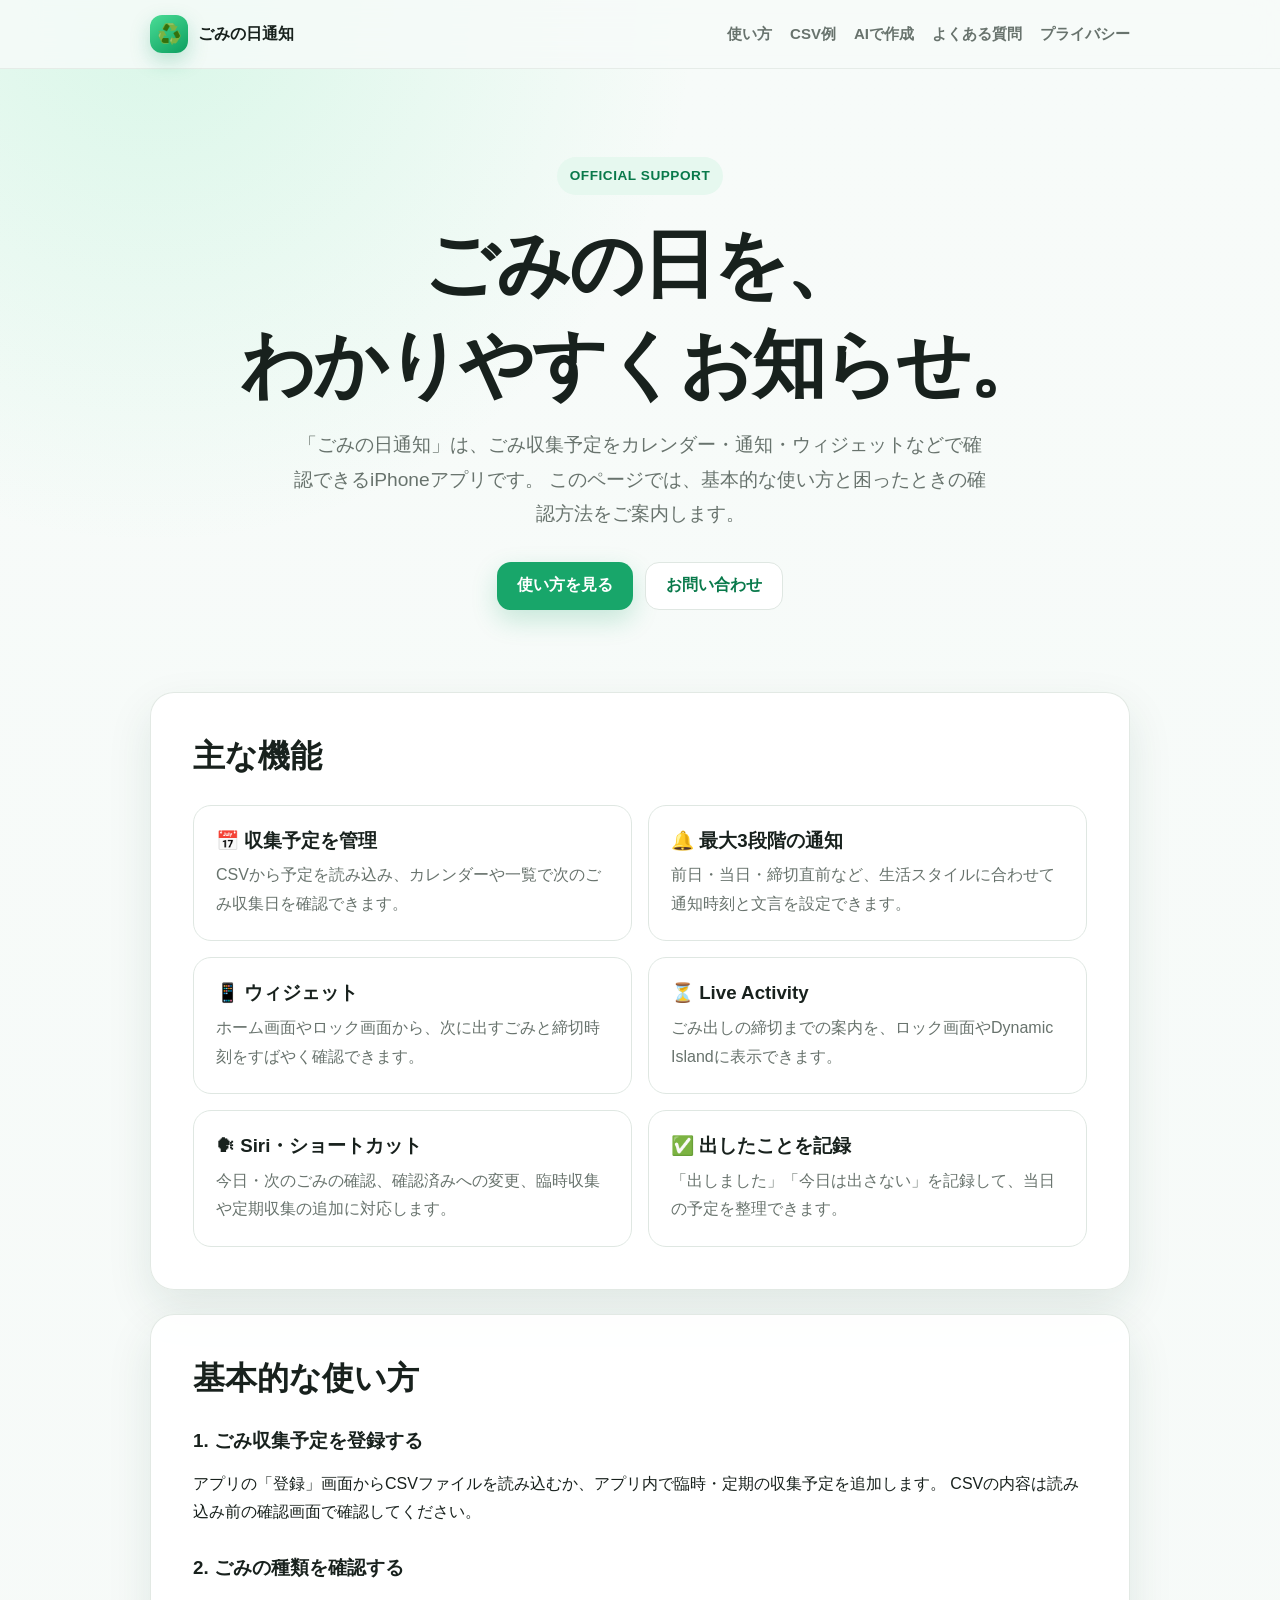
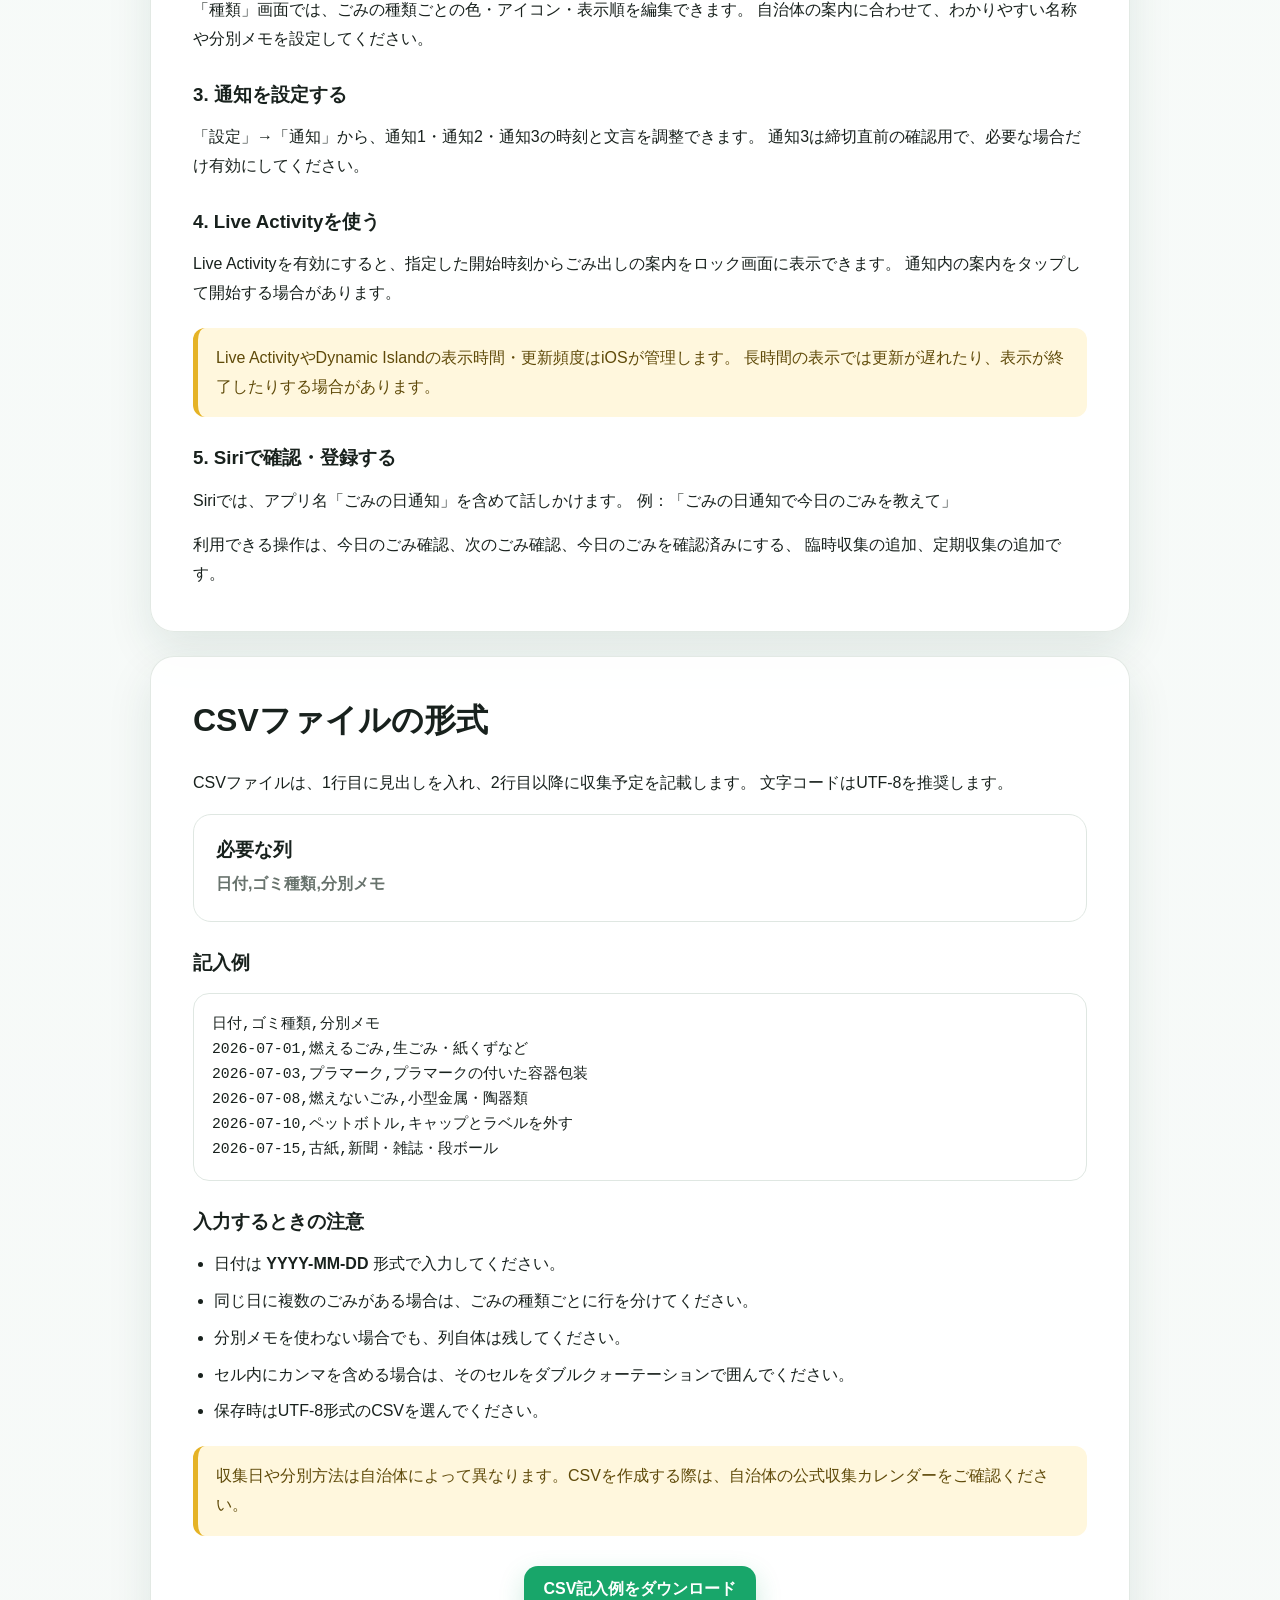
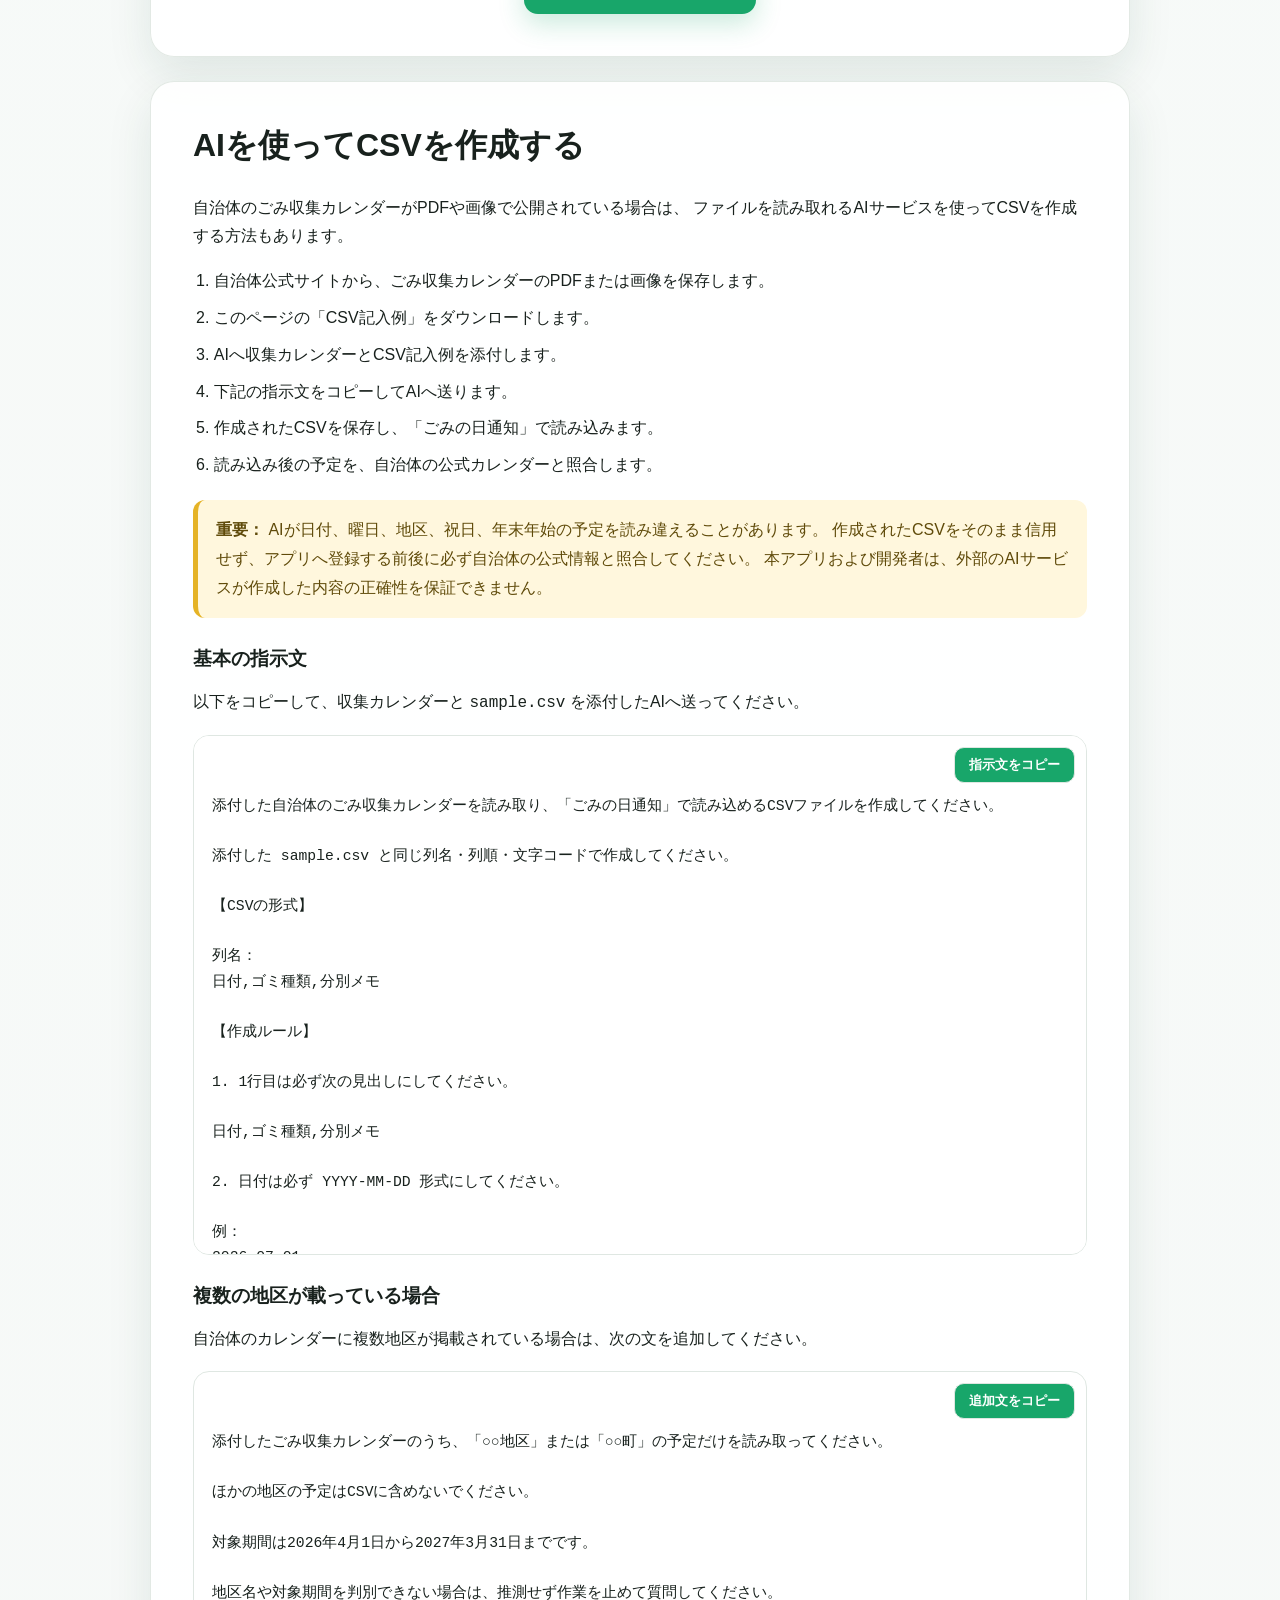
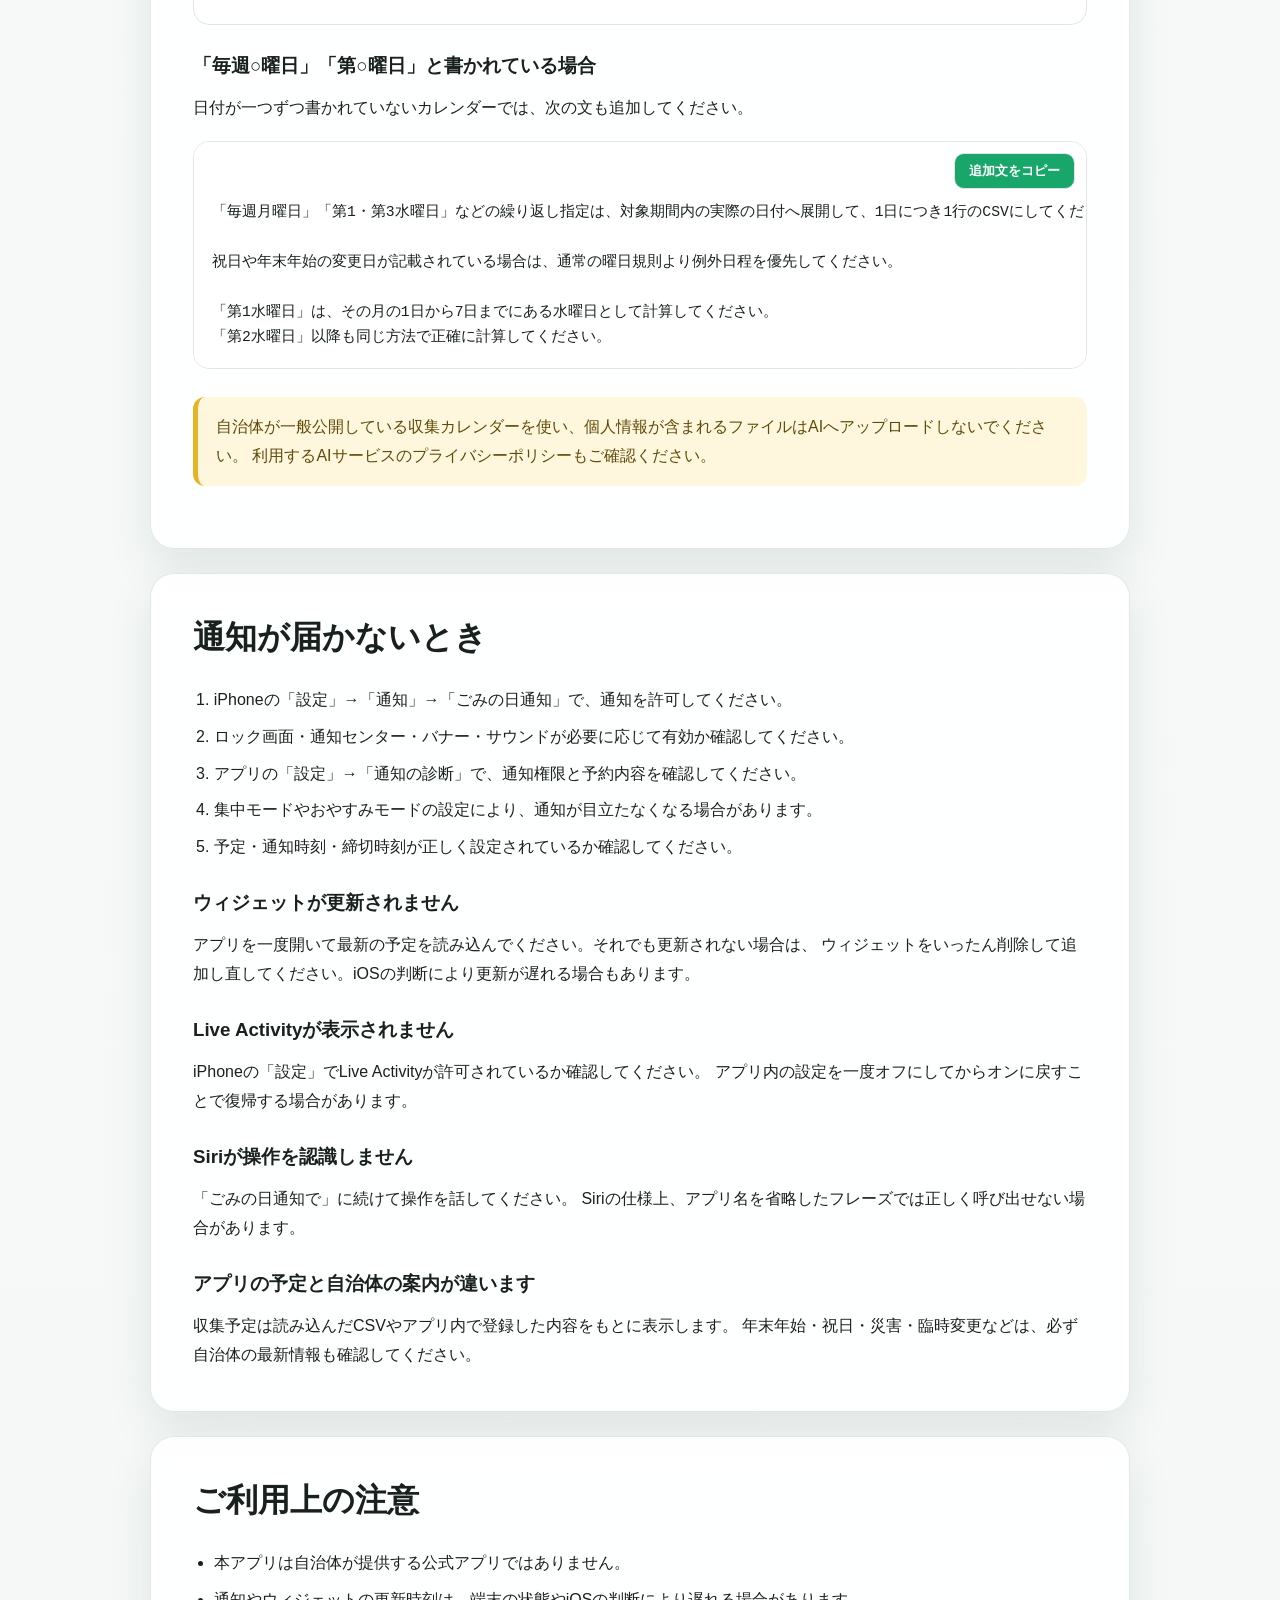
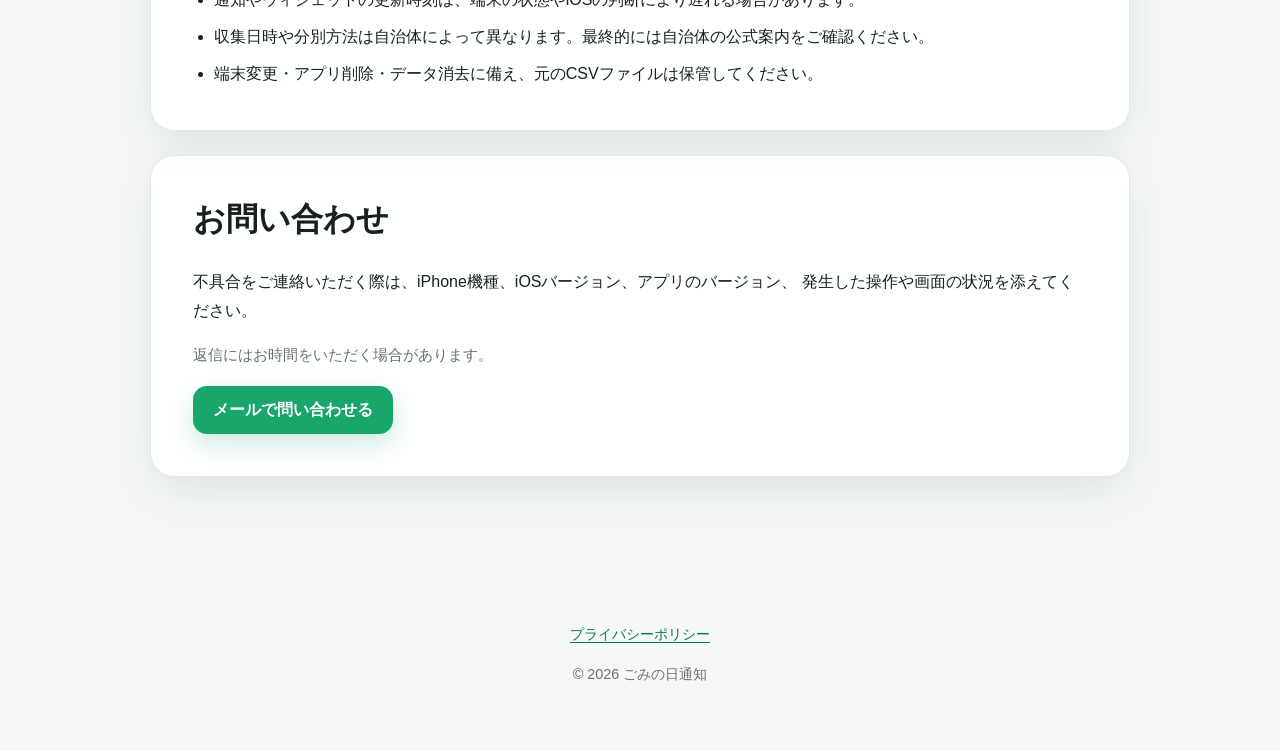
<file: index.html>
<!DOCTYPE html>
<html lang="ja">
<head>
  <meta charset="UTF-8">
  <meta name="viewport" content="width=device-width, initial-scale=1.0">
  <meta name="description" content="iPhoneアプリ「ごみの日通知」の公式サポートページです。使い方、通知、Live Activity、ウィジェット、Siri、トラブル解決方法をご案内します。">
  <meta name="theme-color" content="#18a66a">
  <title>ごみの日通知｜サポート</title>
  <link rel="stylesheet" href="style.css">
</head>
<body>
  <header class="site-header">
    <div class="container nav">
      <a class="brand" href="index.html" aria-label="ごみの日通知 サポート">
        <span class="brand-icon" aria-hidden="true">♻️</span>
        <span>ごみの日通知</span>
      </a>
      <nav class="nav-links" aria-label="ページ内メニュー">
        <a href="#help">使い方</a>
        <a href="#csv">CSV例</a>
        <a href="#ai-csv">AIで作成</a>
        <a href="#faq">よくある質問</a>
        <a href="privacy.html">プライバシー</a>
      </nav>
    </div>
  </header>

  <section class="hero container">
    <span class="eyebrow">OFFICIAL SUPPORT</span>
    <h1>ごみの日を、<br>わかりやすくお知らせ。</h1>
    <p>
      「ごみの日通知」は、ごみ収集予定をカレンダー・通知・ウィジェットなどで確認できるiPhoneアプリです。
      このページでは、基本的な使い方と困ったときの確認方法をご案内します。
    </p>
    <div class="hero-actions">
      <a class="button" href="#help">使い方を見る</a>
      <a class="button secondary" href="#contact">お問い合わせ</a>
    </div>
  </section>

  <main class="container">
    <section class="section fade-in" id="features">
      <h2>主な機能</h2>
      <div class="grid">
        <article class="card">
          <h3>📅 収集予定を管理</h3>
          <p>CSVから予定を読み込み、カレンダーや一覧で次のごみ収集日を確認できます。</p>
        </article>
        <article class="card">
          <h3>🔔 最大3段階の通知</h3>
          <p>前日・当日・締切直前など、生活スタイルに合わせて通知時刻と文言を設定できます。</p>
        </article>
        <article class="card">
          <h3>📱 ウィジェット</h3>
          <p>ホーム画面やロック画面から、次に出すごみと締切時刻をすばやく確認できます。</p>
        </article>
        <article class="card">
          <h3>⏳ Live Activity</h3>
          <p>ごみ出しの締切までの案内を、ロック画面やDynamic Islandに表示できます。</p>
        </article>
        <article class="card">
          <h3>🗣 Siri・ショートカット</h3>
          <p>今日・次のごみの確認、確認済みへの変更、臨時収集や定期収集の追加に対応します。</p>
        </article>
        <article class="card">
          <h3>✅ 出したことを記録</h3>
          <p>「出しました」「今日は出さない」を記録して、当日の予定を整理できます。</p>
        </article>
      </div>
    </section>

    <section class="section fade-in" id="help">
      <h2>基本的な使い方</h2>

      <h3>1. ごみ収集予定を登録する</h3>
      <p>
        アプリの「登録」画面からCSVファイルを読み込むか、アプリ内で臨時・定期の収集予定を追加します。
        CSVの内容は読み込み前の確認画面で確認してください。
      </p>

      <h3>2. ごみの種類を確認する</h3>
      <p>
        「種類」画面では、ごみの種類ごとの色・アイコン・表示順を編集できます。
        自治体の案内に合わせて、わかりやすい名称や分別メモを設定してください。
      </p>

      <h3>3. 通知を設定する</h3>
      <p>
        「設定」→「通知」から、通知1・通知2・通知3の時刻と文言を調整できます。
        通知3は締切直前の確認用で、必要な場合だけ有効にしてください。
      </p>

      <h3>4. Live Activityを使う</h3>
      <p>
        Live Activityを有効にすると、指定した開始時刻からごみ出しの案内をロック画面に表示できます。
        通知内の案内をタップして開始する場合があります。
      </p>

      <div class="note">
        Live ActivityやDynamic Islandの表示時間・更新頻度はiOSが管理します。
        長時間の表示では更新が遅れたり、表示が終了したりする場合があります。
      </div>

      <h3>5. Siriで確認・登録する</h3>
      <p>
        Siriでは、アプリ名「ごみの日通知」を含めて話しかけます。
        例：「ごみの日通知で今日のごみを教えて」
      </p>
      <p>
        利用できる操作は、今日のごみ確認、次のごみ確認、今日のごみを確認済みにする、
        臨時収集の追加、定期収集の追加です。
      </p>
    </section>


    <section class="section fade-in" id="csv">
      <h2>CSVファイルの形式</h2>
      <p>
        CSVファイルは、1行目に見出しを入れ、2行目以降に収集予定を記載します。
        文字コードはUTF-8を推奨します。
      </p>

      <div class="card">
        <h3>必要な列</h3>
        <p><strong>日付,ゴミ種類,分別メモ</strong></p>
      </div>

      <h3>記入例</h3>
      <pre class="code-block"><code>日付,ゴミ種類,分別メモ
2026-07-01,燃えるごみ,生ごみ・紙くずなど
2026-07-03,プラマーク,プラマークの付いた容器包装
2026-07-08,燃えないごみ,小型金属・陶器類
2026-07-10,ペットボトル,キャップとラベルを外す
2026-07-15,古紙,新聞・雑誌・段ボール</code></pre>

      <h3>入力するときの注意</h3>
      <ul class="check-list">
        <li>日付は <strong>YYYY-MM-DD</strong> 形式で入力してください。</li>
        <li>同じ日に複数のごみがある場合は、ごみの種類ごとに行を分けてください。</li>
        <li>分別メモを使わない場合でも、列自体は残してください。</li>
        <li>セル内にカンマを含める場合は、そのセルをダブルクォーテーションで囲んでください。</li>
        <li>保存時はUTF-8形式のCSVを選んでください。</li>
      </ul>

      <div class="note">
        収集日や分別方法は自治体によって異なります。CSVを作成する際は、自治体の公式収集カレンダーをご確認ください。
      </div>

      <div class="hero-actions">
        <a class="button" href="sample.csv" download>CSV記入例をダウンロード</a>
      </div>
    </section>


    <section class="section fade-in" id="ai-csv">
      <h2>AIを使ってCSVを作成する</h2>
      <p>
        自治体のごみ収集カレンダーがPDFや画像で公開されている場合は、
        ファイルを読み取れるAIサービスを使ってCSVを作成する方法もあります。
      </p>

      <ol class="check-list">
        <li>自治体公式サイトから、ごみ収集カレンダーのPDFまたは画像を保存します。</li>
        <li>このページの「CSV記入例」をダウンロードします。</li>
        <li>AIへ収集カレンダーとCSV記入例を添付します。</li>
        <li>下記の指示文をコピーしてAIへ送ります。</li>
        <li>作成されたCSVを保存し、「ごみの日通知」で読み込みます。</li>
        <li>読み込み後の予定を、自治体の公式カレンダーと照合します。</li>
      </ol>

      <div class="note">
        <strong>重要：</strong>
        AIが日付、曜日、地区、祝日、年末年始の予定を読み違えることがあります。
        作成されたCSVをそのまま信用せず、アプリへ登録する前後に必ず自治体の公式情報と照合してください。
        本アプリおよび開発者は、外部のAIサービスが作成した内容の正確性を保証できません。
      </div>

      <h3>基本の指示文</h3>
      <p>以下をコピーして、収集カレンダーと <code>sample.csv</code> を添付したAIへ送ってください。</p>

      <div class="prompt-box">
        <button class="copy-button" type="button" data-copy-target="ai-basic-prompt">指示文をコピー</button>
        <pre class="code-block" id="ai-basic-prompt"><code>添付した自治体のごみ収集カレンダーを読み取り、「ごみの日通知」で読み込めるCSVファイルを作成してください。

添付した sample.csv と同じ列名・列順・文字コードで作成してください。

【CSVの形式】

列名：
日付,ゴミ種類,分別メモ

【作成ルール】

1. 1行目は必ず次の見出しにしてください。

日付,ゴミ種類,分別メモ

2. 日付は必ず YYYY-MM-DD 形式にしてください。

例：
2026-07-01

3. 同じ日に複数のごみ種類がある場合は、ごみ種類ごとに別の行にしてください。

4. 自治体のカレンダーに記載されているごみ種類の名称を、できるだけそのまま使用してください。

5. 分別方法や注意事項が記載されている場合は「分別メモ」へ入力してください。

6. 分別メモがない場合は、空欄にしてください。推測で説明を追加しないでください。

7. 年末年始、祝日、振替収集、収集中止などの例外日程を見落とさないようにしてください。

8. 画像や文字が不鮮明で日程を判断できない箇所は推測せず、「確認が必要な箇所」として別に一覧で知らせてください。

9. カレンダーに記載されていない日付やごみ種類を追加しないでください。

10. CSV内に説明文やMarkdownの記号を入れないでください。

11. CSVファイルはUTF-8で保存してください。

【出力内容】

次の2つを出力してください。

・「ごみの日通知」で読み込めるCSVファイル
・読み取りに自信がない箇所、例外日程、確認が必要な箇所の一覧

CSVを作成した後、元のカレンダーとCSVをもう一度照合し、日付、ごみ種類、祝日変更、年末年始の予定に誤りがないか確認してください。</code></pre>
      </div>

      <h3>複数の地区が載っている場合</h3>
      <p>自治体のカレンダーに複数地区が掲載されている場合は、次の文を追加してください。</p>

      <div class="prompt-box">
        <button class="copy-button" type="button" data-copy-target="ai-area-prompt">追加文をコピー</button>
        <pre class="code-block" id="ai-area-prompt"><code>添付したごみ収集カレンダーのうち、「○○地区」または「○○町」の予定だけを読み取ってください。

ほかの地区の予定はCSVに含めないでください。

対象期間は2026年4月1日から2027年3月31日までです。

地区名や対象期間を判別できない場合は、推測せず作業を止めて質問してください。</code></pre>
      </div>

      <h3>「毎週○曜日」「第○曜日」と書かれている場合</h3>
      <p>日付が一つずつ書かれていないカレンダーでは、次の文も追加してください。</p>

      <div class="prompt-box">
        <button class="copy-button" type="button" data-copy-target="ai-repeat-prompt">追加文をコピー</button>
        <pre class="code-block" id="ai-repeat-prompt"><code>「毎週月曜日」「第1・第3水曜日」などの繰り返し指定は、対象期間内の実際の日付へ展開して、1日につき1行のCSVにしてください。

祝日や年末年始の変更日が記載されている場合は、通常の曜日規則より例外日程を優先してください。

「第1水曜日」は、その月の1日から7日までにある水曜日として計算してください。
「第2水曜日」以降も同じ方法で正確に計算してください。</code></pre>
      </div>

      <div class="note">
        自治体が一般公開している収集カレンダーを使い、個人情報が含まれるファイルはAIへアップロードしないでください。
        利用するAIサービスのプライバシーポリシーもご確認ください。
      </div>
    </section>

    <section class="section fade-in" id="faq">
      <h2>通知が届かないとき</h2>
      <ol class="check-list">
        <li>iPhoneの「設定」→「通知」→「ごみの日通知」で、通知を許可してください。</li>
        <li>ロック画面・通知センター・バナー・サウンドが必要に応じて有効か確認してください。</li>
        <li>アプリの「設定」→「通知の診断」で、通知権限と予約内容を確認してください。</li>
        <li>集中モードやおやすみモードの設定により、通知が目立たなくなる場合があります。</li>
        <li>予定・通知時刻・締切時刻が正しく設定されているか確認してください。</li>
      </ol>

      <h3>ウィジェットが更新されません</h3>
      <p>
        アプリを一度開いて最新の予定を読み込んでください。それでも更新されない場合は、
        ウィジェットをいったん削除して追加し直してください。iOSの判断により更新が遅れる場合もあります。
      </p>

      <h3>Live Activityが表示されません</h3>
      <p>
        iPhoneの「設定」でLive Activityが許可されているか確認してください。
        アプリ内の設定を一度オフにしてからオンに戻すことで復帰する場合があります。
      </p>

      <h3>Siriが操作を認識しません</h3>
      <p>
        「ごみの日通知で」に続けて操作を話してください。
        Siriの仕様上、アプリ名を省略したフレーズでは正しく呼び出せない場合があります。
      </p>

      <h3>アプリの予定と自治体の案内が違います</h3>
      <p>
        収集予定は読み込んだCSVやアプリ内で登録した内容をもとに表示します。
        年末年始・祝日・災害・臨時変更などは、必ず自治体の最新情報も確認してください。
      </p>
    </section>

    <section class="section fade-in" id="important">
      <h2>ご利用上の注意</h2>
      <ul class="check-list">
        <li>本アプリは自治体が提供する公式アプリではありません。</li>
        <li>通知やウィジェットの更新時刻は、端末の状態やiOSの判断により遅れる場合があります。</li>
        <li>収集日時や分別方法は自治体によって異なります。最終的には自治体の公式案内をご確認ください。</li>
        <li>端末変更・アプリ削除・データ消去に備え、元のCSVファイルは保管してください。</li>
      </ul>
    </section>

    <section class="section fade-in" id="contact">
      <div class="contact-box">
        <div>
          <h2>お問い合わせ</h2>
          <p>
            不具合をご連絡いただく際は、iPhone機種、iOSバージョン、アプリのバージョン、
            発生した操作や画面の状況を添えてください。
          </p>
          <p class="meta">返信にはお時間をいただく場合があります。</p>
        </div>
        <a class="button" href="mailto:yokanise.7@gmail.com">メールで問い合わせる</a>
      </div>
    </section>
  </main>

  <footer class="site-footer">
    <div class="container">
      <p><a href="privacy.html">プライバシーポリシー</a></p>
      <p>© 2026 ごみの日通知</p>
    </div>
  </footer>

  <script>
    document.querySelectorAll(".copy-button").forEach((button) => {
      button.addEventListener("click", async () => {
        const target = document.getElementById(button.dataset.copyTarget);
        if (!target) return;

        try {
          await navigator.clipboard.writeText(target.innerText);
          const original = button.textContent;
          button.textContent = "コピーしました";
          setTimeout(() => {
            button.textContent = original;
          }, 1800);
        } catch {
          window.prompt("以下をコピーしてください", target.innerText);
        }
      });
    });
  </script>

</body>
</html>
</file>
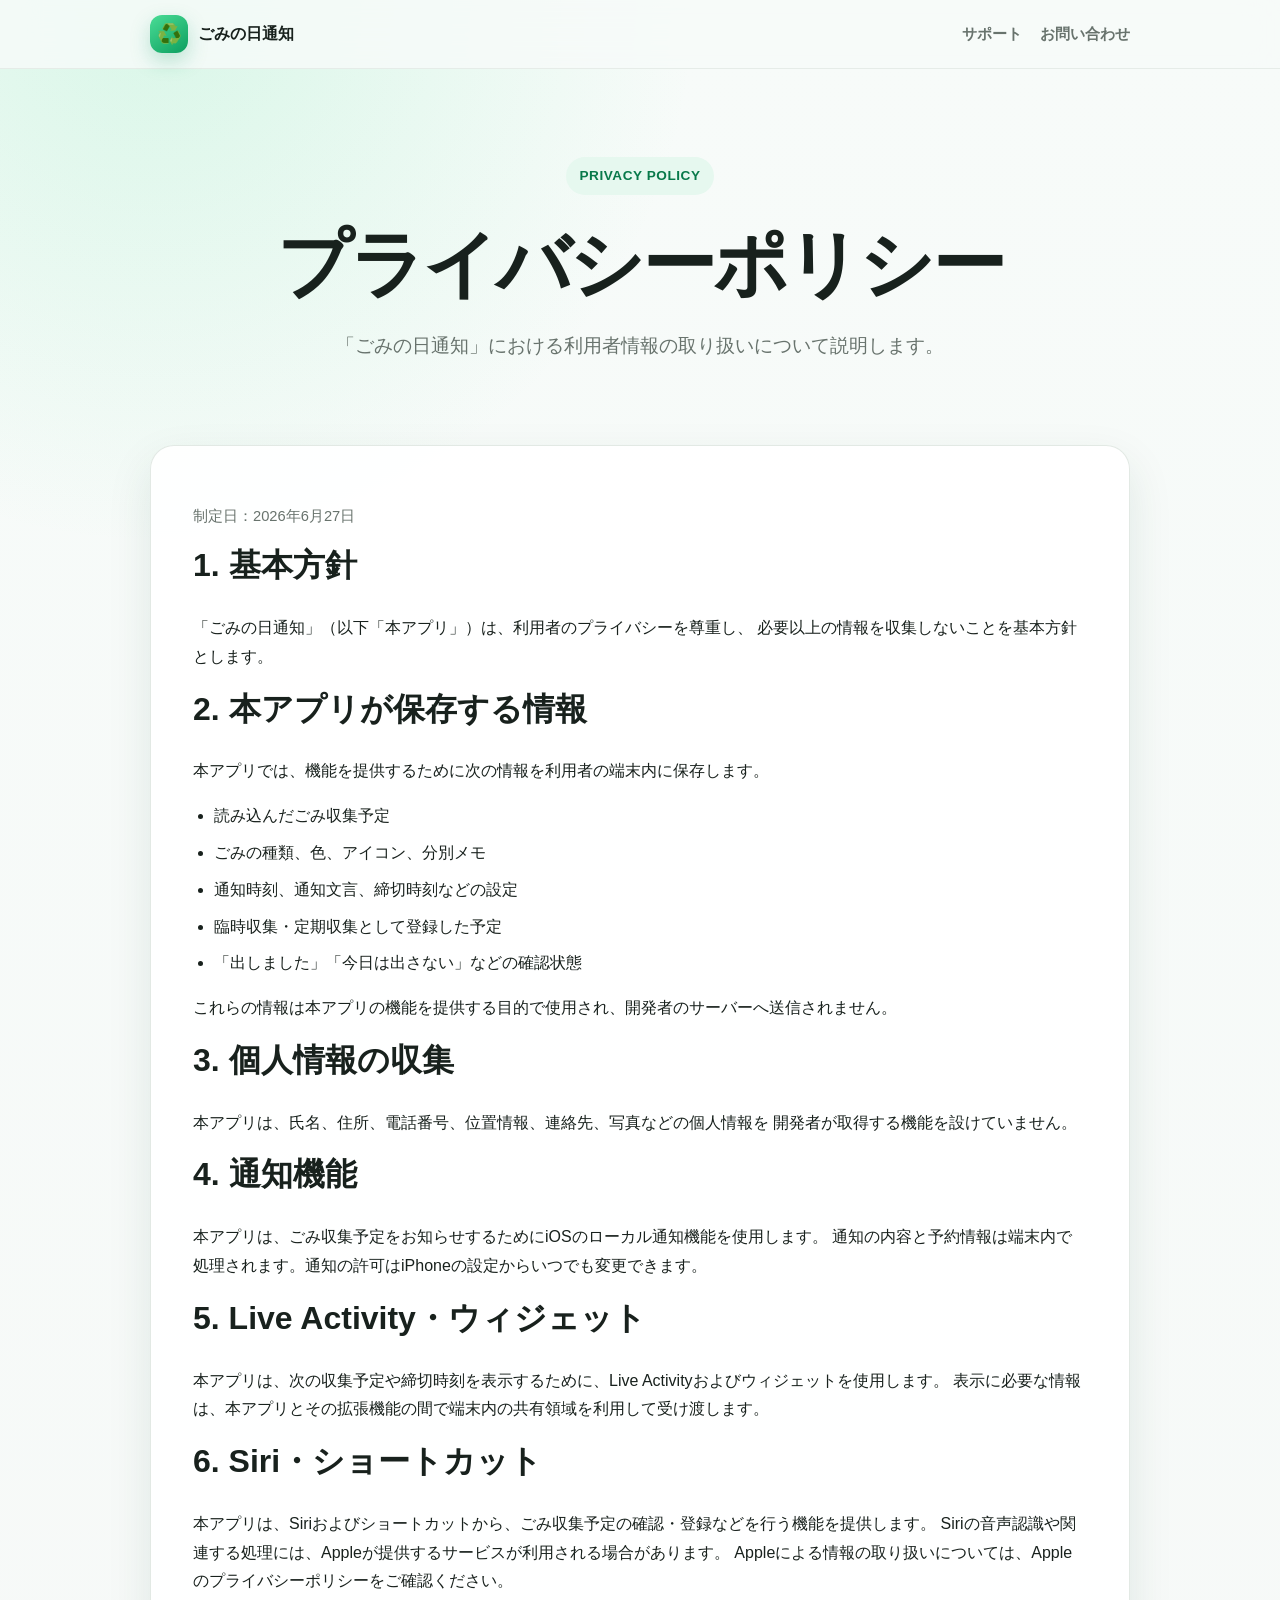
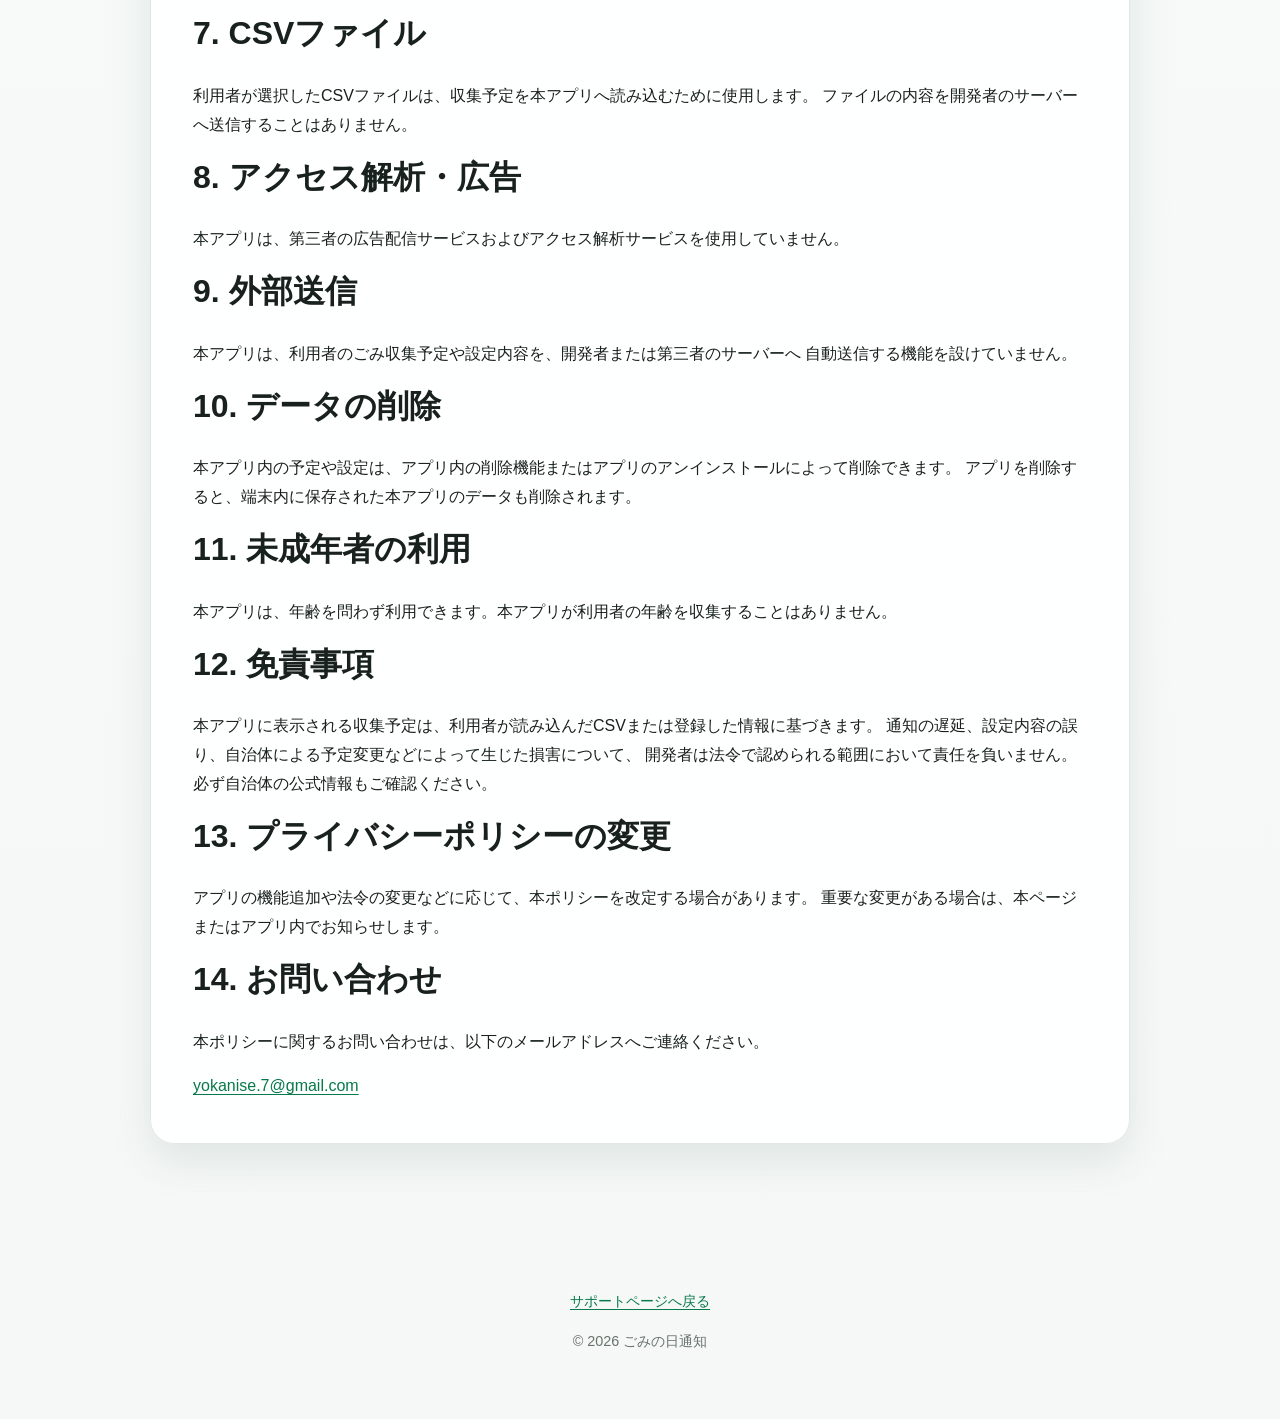
<file: privacy.html>
<!DOCTYPE html>
<html lang="ja">
<head>
  <meta charset="UTF-8">
  <meta name="viewport" content="width=device-width, initial-scale=1.0">
  <meta name="description" content="iPhoneアプリ「ごみの日通知」のプライバシーポリシーです。">
  <meta name="theme-color" content="#18a66a">
  <title>プライバシーポリシー｜ごみの日通知</title>
  <link rel="stylesheet" href="style.css">
</head>
<body>
  <header class="site-header">
    <div class="container nav">
      <a class="brand" href="index.html" aria-label="ごみの日通知 サポート">
        <span class="brand-icon" aria-hidden="true">♻️</span>
        <span>ごみの日通知</span>
      </a>
      <nav class="nav-links" aria-label="ページメニュー">
        <a href="index.html">サポート</a>
        <a href="#contact">お問い合わせ</a>
      </nav>
    </div>
  </header>

  <section class="hero container">
    <span class="eyebrow">PRIVACY POLICY</span>
    <h1>プライバシーポリシー</h1>
    <p>
      「ごみの日通知」における利用者情報の取り扱いについて説明します。
    </p>
  </section>

  <main class="container">
    <section class="section fade-in">
      <p class="meta">制定日：2026年6月27日</p>

      <h2>1. 基本方針</h2>
      <p>
        「ごみの日通知」（以下「本アプリ」）は、利用者のプライバシーを尊重し、
        必要以上の情報を収集しないことを基本方針とします。
      </p>

      <h2>2. 本アプリが保存する情報</h2>
      <p>本アプリでは、機能を提供するために次の情報を利用者の端末内に保存します。</p>
      <ul class="check-list">
        <li>読み込んだごみ収集予定</li>
        <li>ごみの種類、色、アイコン、分別メモ</li>
        <li>通知時刻、通知文言、締切時刻などの設定</li>
        <li>臨時収集・定期収集として登録した予定</li>
        <li>「出しました」「今日は出さない」などの確認状態</li>
      </ul>
      <p>
        これらの情報は本アプリの機能を提供する目的で使用され、開発者のサーバーへ送信されません。
      </p>

      <h2>3. 個人情報の収集</h2>
      <p>
        本アプリは、氏名、住所、電話番号、位置情報、連絡先、写真などの個人情報を
        開発者が取得する機能を設けていません。
      </p>

      <h2>4. 通知機能</h2>
      <p>
        本アプリは、ごみ収集予定をお知らせするためにiOSのローカル通知機能を使用します。
        通知の内容と予約情報は端末内で処理されます。通知の許可はiPhoneの設定からいつでも変更できます。
      </p>

      <h2>5. Live Activity・ウィジェット</h2>
      <p>
        本アプリは、次の収集予定や締切時刻を表示するために、Live Activityおよびウィジェットを使用します。
        表示に必要な情報は、本アプリとその拡張機能の間で端末内の共有領域を利用して受け渡します。
      </p>

      <h2>6. Siri・ショートカット</h2>
      <p>
        本アプリは、Siriおよびショートカットから、ごみ収集予定の確認・登録などを行う機能を提供します。
        Siriの音声認識や関連する処理には、Appleが提供するサービスが利用される場合があります。
        Appleによる情報の取り扱いについては、Appleのプライバシーポリシーをご確認ください。
      </p>

      <h2>7. CSVファイル</h2>
      <p>
        利用者が選択したCSVファイルは、収集予定を本アプリへ読み込むために使用します。
        ファイルの内容を開発者のサーバーへ送信することはありません。
      </p>

      <h2>8. アクセス解析・広告</h2>
      <p>
        本アプリは、第三者の広告配信サービスおよびアクセス解析サービスを使用していません。
      </p>

      <h2>9. 外部送信</h2>
      <p>
        本アプリは、利用者のごみ収集予定や設定内容を、開発者または第三者のサーバーへ
        自動送信する機能を設けていません。
      </p>

      <h2>10. データの削除</h2>
      <p>
        本アプリ内の予定や設定は、アプリ内の削除機能またはアプリのアンインストールによって削除できます。
        アプリを削除すると、端末内に保存された本アプリのデータも削除されます。
      </p>

      <h2>11. 未成年者の利用</h2>
      <p>
        本アプリは、年齢を問わず利用できます。本アプリが利用者の年齢を収集することはありません。
      </p>

      <h2>12. 免責事項</h2>
      <p>
        本アプリに表示される収集予定は、利用者が読み込んだCSVまたは登録した情報に基づきます。
        通知の遅延、設定内容の誤り、自治体による予定変更などによって生じた損害について、
        開発者は法令で認められる範囲において責任を負いません。
        必ず自治体の公式情報もご確認ください。
      </p>

      <h2>13. プライバシーポリシーの変更</h2>
      <p>
        アプリの機能追加や法令の変更などに応じて、本ポリシーを改定する場合があります。
        重要な変更がある場合は、本ページまたはアプリ内でお知らせします。
      </p>

      <h2 id="contact">14. お問い合わせ</h2>
      <p>
        本ポリシーに関するお問い合わせは、以下のメールアドレスへご連絡ください。
      </p>
      <p><a href="mailto:yokanise.7@gmail.com">yokanise.7@gmail.com</a></p>
    </section>
  </main>

  <footer class="site-footer">
    <div class="container">
      <p><a href="index.html">サポートページへ戻る</a></p>
      <p>© 2026 ごみの日通知</p>
    </div>
  </footer>
</body>
</html>
</file>
<file: style.css>
:root {
  color-scheme: light dark;
  --bg: #f6f8f7;
  --surface: rgba(255, 255, 255, 0.9);
  --surface-strong: #ffffff;
  --text: #18211d;
  --muted: #68736d;
  --line: #dfe7e2;
  --accent: #18a66a;
  --accent-dark: #08794a;
  --accent-soft: #e6f8ef;
  --warning: #fff7dd;
  --shadow: 0 18px 45px rgba(23, 73, 49, 0.1);
  --radius: 24px;
  --max-width: 980px;
}

* { box-sizing: border-box; }

html { scroll-behavior: smooth; }

body {
  margin: 0;
  font-family: -apple-system, BlinkMacSystemFont, "Hiragino Sans", "Yu Gothic", "Meiryo", sans-serif;
  color: var(--text);
  background:
    radial-gradient(circle at 12% 0%, rgba(97, 229, 164, 0.2), transparent 34rem),
    linear-gradient(180deg, #f7fbf9 0%, var(--bg) 100%);
  line-height: 1.8;
}

a {
  color: var(--accent-dark);
  text-underline-offset: 0.2em;
}

a:hover { opacity: 0.78; }

.container {
  width: min(calc(100% - 32px), var(--max-width));
  margin: 0 auto;
}

.site-header {
  position: sticky;
  top: 0;
  z-index: 10;
  border-bottom: 1px solid rgba(223, 231, 226, 0.75);
  background: rgba(247, 251, 249, 0.82);
  backdrop-filter: blur(18px);
  -webkit-backdrop-filter: blur(18px);
}

.nav {
  min-height: 68px;
  display: flex;
  align-items: center;
  justify-content: space-between;
  gap: 20px;
}

.brand {
  display: inline-flex;
  align-items: center;
  gap: 10px;
  color: var(--text);
  font-weight: 800;
  text-decoration: none;
}

.brand-icon {
  width: 38px;
  height: 38px;
  display: grid;
  place-items: center;
  border-radius: 12px;
  background: linear-gradient(145deg, #4add96, #0c9e5f);
  box-shadow: 0 8px 20px rgba(16, 157, 94, 0.25);
  font-size: 20px;
}

.nav-links {
  display: flex;
  align-items: center;
  gap: 18px;
  font-size: 0.94rem;
}

.nav-links a {
  color: var(--muted);
  text-decoration: none;
  font-weight: 700;
}

.hero {
  padding: 88px 0 58px;
  text-align: center;
}

.eyebrow {
  display: inline-flex;
  align-items: center;
  padding: 7px 13px;
  border-radius: 999px;
  background: var(--accent-soft);
  color: var(--accent-dark);
  font-size: 0.85rem;
  font-weight: 800;
  letter-spacing: 0.04em;
}

h1, h2, h3 { line-height: 1.35; }

h1 {
  margin: 20px 0 14px;
  font-size: clamp(2.3rem, 8vw, 4.6rem);
  letter-spacing: -0.04em;
}

.hero p {
  max-width: 700px;
  margin: 0 auto;
  color: var(--muted);
  font-size: clamp(1rem, 2.6vw, 1.2rem);
}

.hero-actions {
  display: flex;
  flex-wrap: wrap;
  justify-content: center;
  gap: 12px;
  margin-top: 30px;
}

.button {
  display: inline-flex;
  align-items: center;
  justify-content: center;
  min-height: 48px;
  padding: 0 20px;
  border-radius: 14px;
  background: var(--accent);
  color: #fff;
  font-weight: 800;
  text-decoration: none;
  box-shadow: 0 10px 26px rgba(24, 166, 106, 0.22);
}

.button.secondary {
  background: var(--surface-strong);
  color: var(--accent-dark);
  border: 1px solid var(--line);
  box-shadow: none;
}

main { padding-bottom: 72px; }

.section {
  margin: 24px 0;
  padding: clamp(24px, 5vw, 42px);
  border: 1px solid rgba(223, 231, 226, 0.9);
  border-radius: var(--radius);
  background: var(--surface);
  box-shadow: var(--shadow);
}

.section h2 {
  margin-top: 0;
  font-size: clamp(1.5rem, 4vw, 2rem);
}

.section h3 {
  margin-top: 28px;
  margin-bottom: 8px;
}

.section p:last-child,
.section ul:last-child,
.section ol:last-child { margin-bottom: 0; }

.grid {
  display: grid;
  grid-template-columns: repeat(2, minmax(0, 1fr));
  gap: 16px;
}

.card {
  padding: 22px;
  border-radius: 18px;
  background: var(--surface-strong);
  border: 1px solid var(--line);
}

.card h3 { margin: 0 0 8px; }
.card p { margin: 0; color: var(--muted); }

.note {
  margin: 20px 0;
  padding: 16px 18px;
  border-left: 5px solid #e5b326;
  border-radius: 12px;
  background: var(--warning);
  color: #5f4a09;
}

.check-list { padding-left: 1.3em; }
.check-list li + li { margin-top: 8px; }

.meta {
  color: var(--muted);
  font-size: 0.92rem;
}

.contact-box {
  display: flex;
  flex-wrap: wrap;
  align-items: center;
  justify-content: space-between;
  gap: 18px;
}

.site-footer {
  padding: 34px 0 50px;
  color: var(--muted);
  text-align: center;
  font-size: 0.9rem;
}

.fade-in {
  opacity: 0;
  transform: translateY(16px);
  animation: fadeIn 0.7s ease forwards;
}

.fade-in:nth-of-type(2) { animation-delay: 0.08s; }
.fade-in:nth-of-type(3) { animation-delay: 0.16s; }
.fade-in:nth-of-type(4) { animation-delay: 0.24s; }

@keyframes fadeIn {
  to {
    opacity: 1;
    transform: translateY(0);
  }
}

@media (max-width: 720px) {
  .nav {
    align-items: flex-start;
    padding: 14px 0;
  }

  .nav-links {
    gap: 12px;
    font-size: 0.82rem;
  }

  .hero { padding-top: 64px; }
  .grid { grid-template-columns: 1fr; }
}

@media (prefers-reduced-motion: reduce) {
  html { scroll-behavior: auto; }
  .fade-in {
    opacity: 1;
    transform: none;
    animation: none;
  }
}

@media (prefers-color-scheme: dark) {
  :root {
    --bg: #0d1511;
    --surface: rgba(22, 34, 28, 0.92);
    --surface-strong: #17231d;
    --text: #f2f7f4;
    --muted: #a8b6ae;
    --line: #2d4036;
    --accent: #34c781;
    --accent-dark: #71e7aa;
    --accent-soft: #173a29;
    --warning: #3d3215;
    --shadow: 0 18px 45px rgba(0, 0, 0, 0.26);
  }

  body {
    background:
      radial-gradient(circle at 12% 0%, rgba(31, 146, 91, 0.22), transparent 34rem),
      linear-gradient(180deg, #101a15 0%, var(--bg) 100%);
  }

  .site-header { background: rgba(13, 21, 17, 0.82); }
  .note { color: #f3df9a; }
}


.code-block {
  overflow-x: auto;
  margin: 18px 0;
  padding: 18px;
  border: 1px solid var(--line);
  border-radius: 16px;
  background: var(--surface-strong);
  font-family: ui-monospace, SFMono-Regular, Menlo, Monaco, Consolas, monospace;
  font-size: 0.92rem;
  line-height: 1.7;
  white-space: pre;
}


.prompt-box {
  position: relative;
  margin: 18px 0 28px;
}

.prompt-box .code-block {
  padding-top: 58px;
  max-height: 520px;
}

.copy-button {
  position: absolute;
  top: 12px;
  right: 12px;
  z-index: 1;
  min-height: 36px;
  padding: 0 14px;
  border: 1px solid var(--line);
  border-radius: 10px;
  background: var(--accent);
  color: #fff;
  font: inherit;
  font-size: 0.84rem;
  font-weight: 800;
  cursor: pointer;
}

.copy-button:hover {
  opacity: 0.84;
}

code {
  font-family: ui-monospace, SFMono-Regular, Menlo, Monaco, Consolas, monospace;
}

@media (max-width: 720px) {
  .prompt-box .code-block {
    padding-top: 56px;
    font-size: 0.82rem;
  }

  .copy-button {
    top: 10px;
    right: 10px;
  }
}
</file>
